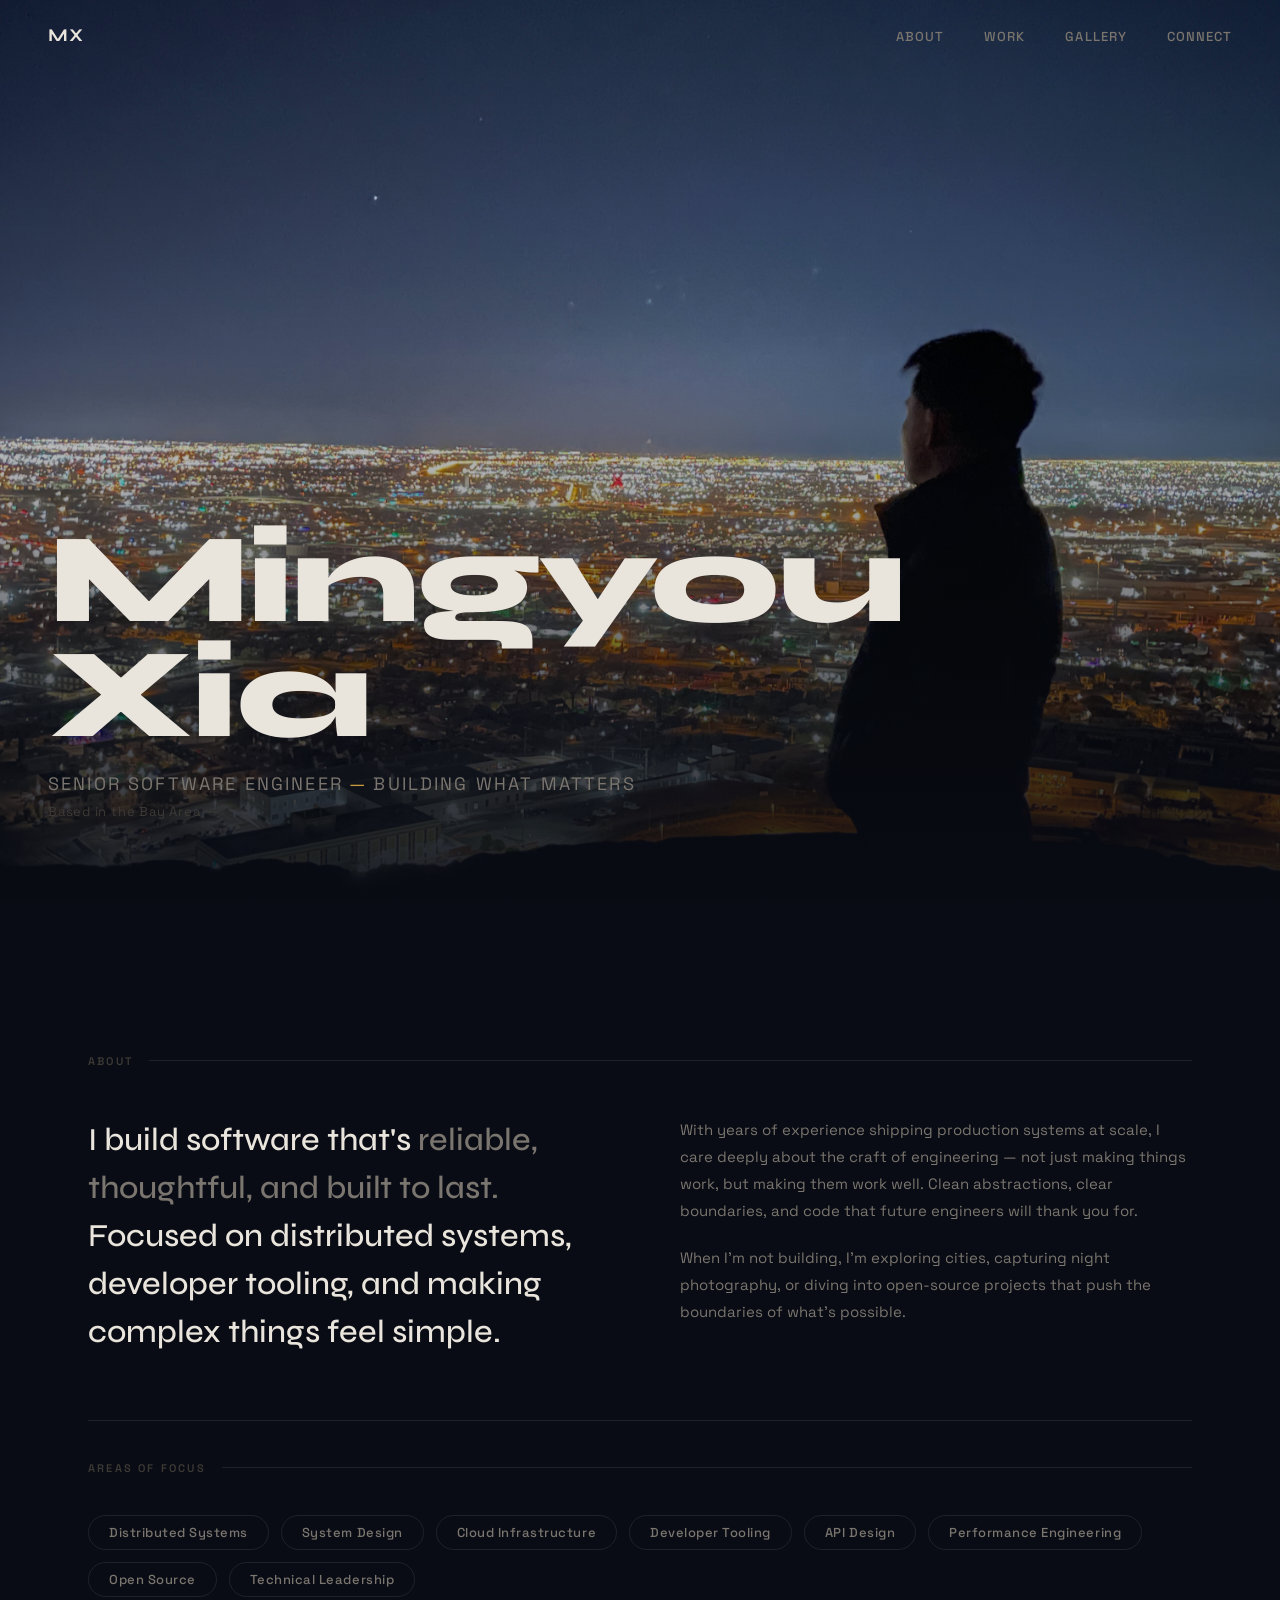
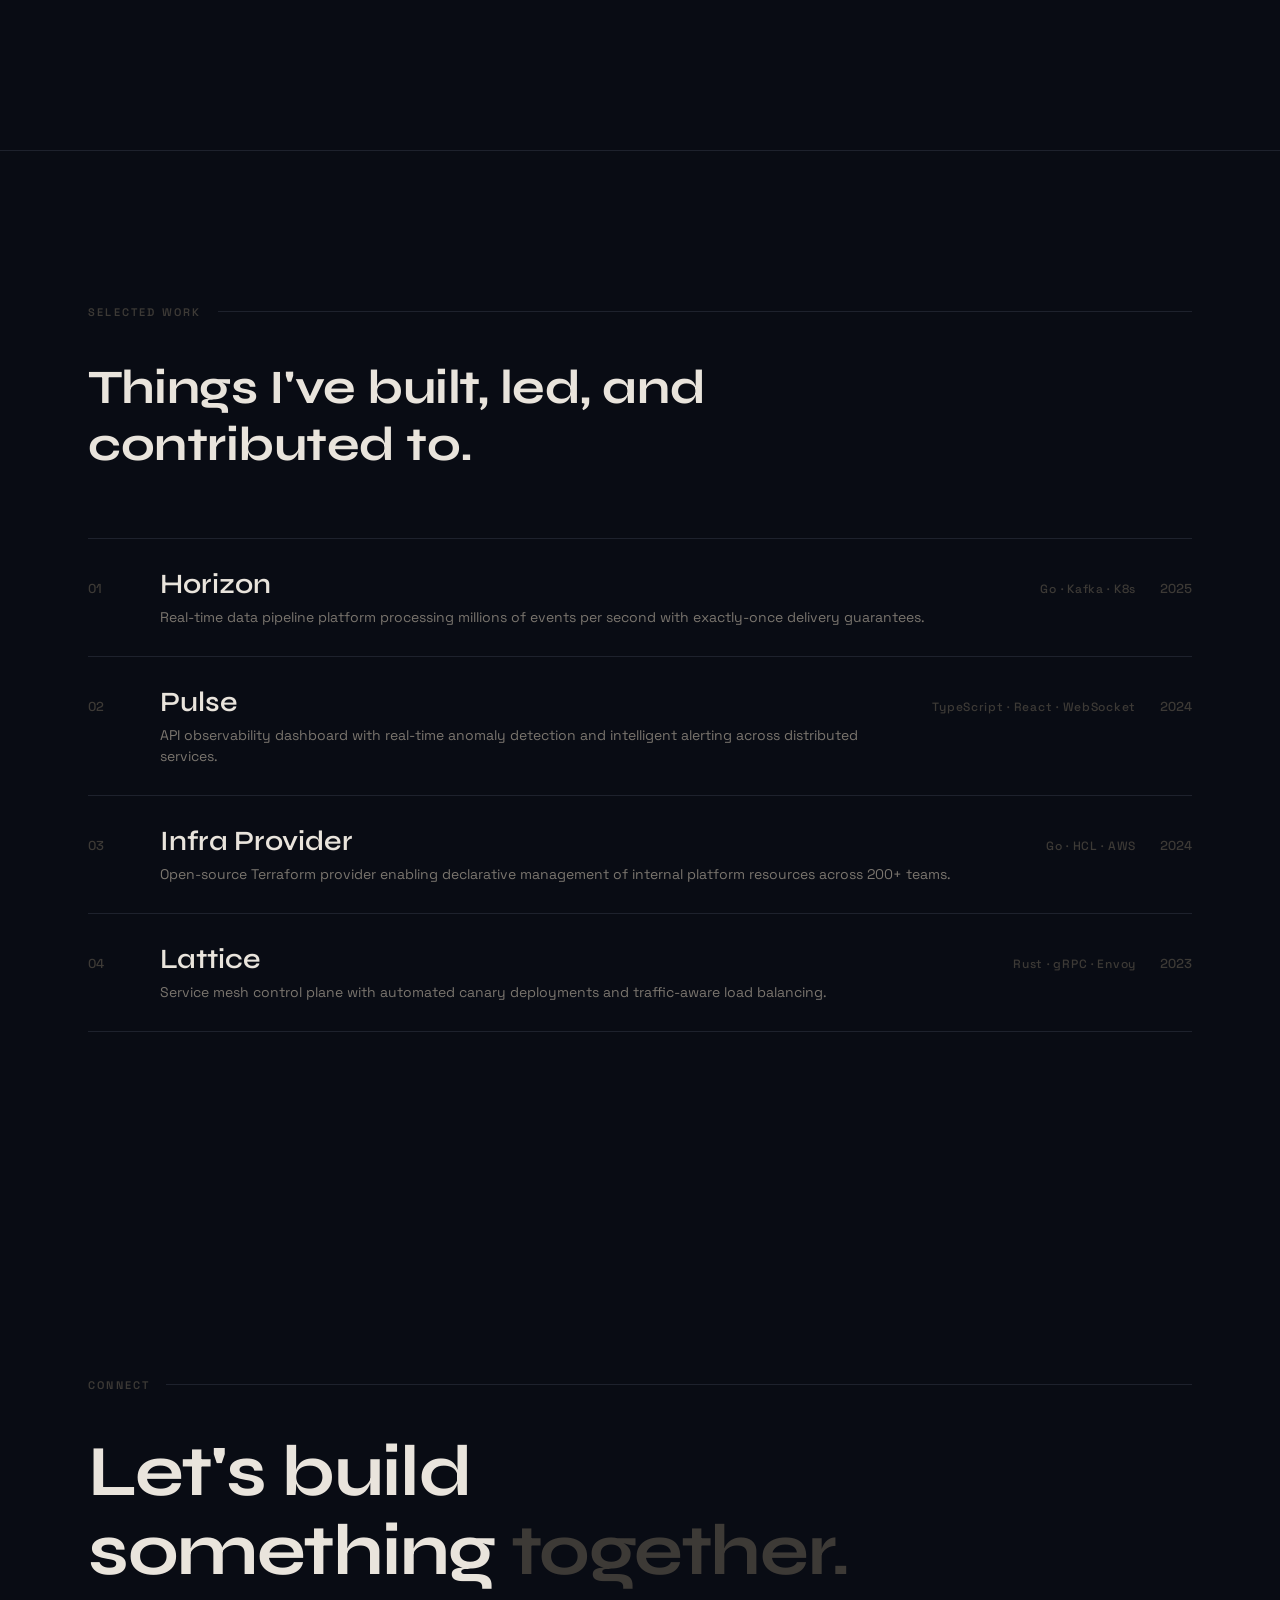
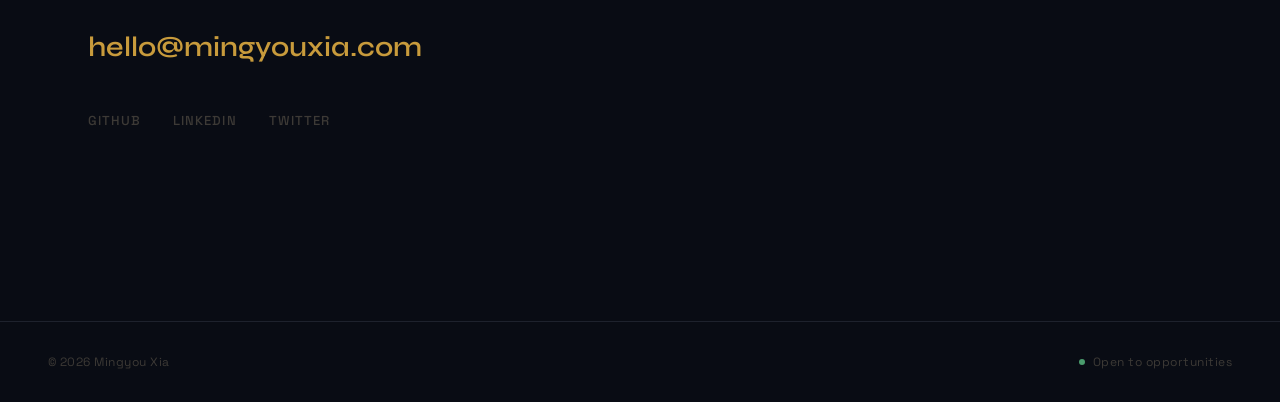
<file: styles-backup/calm/index.html>
<!DOCTYPE html>
<html lang="en">
<head>
  <meta charset="UTF-8">
  <meta name="viewport" content="width=device-width, initial-scale=1.0">
  <title>Mingyou Xia — Senior Software Engineer</title>
  <meta name="description" content="Personal website of Mingyou Xia, Senior Software Engineer. Building thoughtful, reliable software.">
  <link rel="preconnect" href="https://fonts.googleapis.com">
  <link rel="preconnect" href="https://fonts.gstatic.com" crossorigin>
  <link href="https://fonts.googleapis.com/css2?family=Syne:wght@400;500;600;700;800&family=Space+Grotesk:wght@300;400;500;600;700&display=swap" rel="stylesheet">
  <style>
    *,
    *::before,
    *::after {
      margin: 0;
      padding: 0;
      box-sizing: border-box;
    }

    :root {
      --bg-deep: #090c14;
      --bg-surface: #0f1219;
      --bg-elevated: #161a24;
      --text-primary: #e9e4dc;
      --text-secondary: #7a756e;
      --text-muted: #3d3a36;
      --accent: #c89b3c;
      --accent-light: #ddb454;
      --accent-dim: #8a6b2a;
      --border: #1e222d;
      --font-display: 'Syne', sans-serif;
      --font-body: 'Space Grotesk', sans-serif;
    }

    html {
      scroll-behavior: smooth;
      -webkit-font-smoothing: antialiased;
      -moz-osx-font-smoothing: grayscale;
    }

    body {
      font-family: var(--font-body);
      background: var(--bg-deep);
      color: var(--text-primary);
      overflow-x: hidden;
    }

    ::selection {
      background: var(--accent);
      color: var(--bg-deep);
    }

    a {
      color: inherit;
      text-decoration: none;
    }

    /* ─── Navigation ─── */
    .nav {
      position: fixed;
      top: 0;
      left: 0;
      right: 0;
      z-index: 100;
      padding: 24px 48px;
      display: flex;
      justify-content: space-between;
      align-items: center;
      opacity: 0;
      animation: fadeIn 1s ease 1s forwards;
    }

    .nav::before {
      content: '';
      position: absolute;
      inset: 0;
      background: linear-gradient(to bottom, rgba(9, 12, 20, 0.85), transparent);
      opacity: 0;
      transition: opacity 0.6s ease;
      pointer-events: none;
    }

    .nav.scrolled::before {
      opacity: 1;
    }

    .nav-logo {
      font-family: var(--font-display);
      font-weight: 700;
      font-size: 18px;
      letter-spacing: 0.05em;
      position: relative;
      z-index: 1;
    }

    .nav-links {
      display: flex;
      gap: 40px;
      list-style: none;
      position: relative;
      z-index: 1;
    }

    .nav-links a {
      font-family: var(--font-body);
      font-size: 13px;
      font-weight: 500;
      letter-spacing: 0.08em;
      text-transform: uppercase;
      color: var(--text-secondary);
      transition: color 0.4s ease;
    }

    .nav-links a:hover {
      color: var(--text-primary);
    }

    /* ─── Hero ─── */
    .hero {
      position: relative;
      height: 100vh;
      height: 100svh;
      display: flex;
      align-items: flex-end;
      overflow: hidden;
    }

    .hero-bg {
      position: absolute;
      inset: 0;
      z-index: 0;
    }

    .hero-bg img {
      width: 100%;
      height: 100%;
      object-fit: cover;
      object-position: center 40%;
      opacity: 0;
      animation: fadeIn 2s ease 0.2s forwards;
    }

    .hero-bg::after {
      content: '';
      position: absolute;
      inset: 0;
      background: linear-gradient(
        to top,
        rgba(9, 12, 20, 0.95) 0%,
        rgba(9, 12, 20, 0.5) 35%,
        rgba(9, 12, 20, 0.15) 60%,
        rgba(9, 12, 20, 0.3) 100%
      );
      z-index: 1;
    }

    .hero-content {
      position: relative;
      z-index: 2;
      padding: 0 48px 80px;
      width: 100%;
    }

    .hero-name {
      font-family: var(--font-display);
      font-weight: 800;
      font-size: clamp(48px, 10vw, 130px);
      line-height: 0.9;
      letter-spacing: -0.02em;
      color: var(--text-primary);
      opacity: 0;
      animation: fadeIn 1.2s ease 0.6s forwards;
    }

    .hero-subtitle {
      margin-top: 20px;
      font-family: var(--font-body);
      font-size: clamp(14px, 1.5vw, 18px);
      font-weight: 400;
      letter-spacing: 0.12em;
      text-transform: uppercase;
      color: var(--text-secondary);
      opacity: 0;
      animation: fadeIn 1s ease 1.2s forwards;
    }

    .hero-subtitle .accent {
      color: var(--accent);
    }

    .hero-location {
      margin-top: 8px;
      font-size: 13px;
      font-weight: 400;
      letter-spacing: 0.06em;
      color: var(--text-muted);
      opacity: 0;
      animation: fadeIn 1s ease 1.4s forwards;
    }

    /* ─── Section Common ─── */
    .section {
      padding: clamp(80px, 12vw, 160px) 48px;
      max-width: 1200px;
      margin: 0 auto;
    }

    .section-label {
      font-family: var(--font-body);
      font-size: 11px;
      font-weight: 600;
      letter-spacing: 0.2em;
      text-transform: uppercase;
      color: var(--text-muted);
      margin-bottom: 40px;
      display: flex;
      align-items: center;
      gap: 16px;
    }

    .section-label::after {
      content: '';
      flex: 1;
      height: 1px;
      background: var(--border);
    }

    .section-heading {
      font-family: var(--font-display);
      font-weight: 700;
      font-size: clamp(28px, 4vw, 48px);
      line-height: 1.2;
      letter-spacing: -0.01em;
      color: var(--text-primary);
      max-width: 720px;
    }

    /* ─── Reveal ─── */
    .reveal {
      opacity: 0;
      transition: opacity 0.8s ease;
    }

    .reveal.revealed {
      opacity: 1;
    }

    /* ─── About Section ─── */
    .about-grid {
      display: grid;
      grid-template-columns: 1fr 1fr;
      gap: 80px;
      margin-top: 48px;
    }

    .about-statement {
      font-family: var(--font-display);
      font-size: clamp(20px, 2.5vw, 32px);
      font-weight: 500;
      line-height: 1.5;
      color: var(--text-primary);
    }

    .about-statement .dim {
      color: var(--text-secondary);
    }

    .about-body {
      font-size: 15px;
      line-height: 1.8;
      color: var(--text-secondary);
    }

    .about-body p + p {
      margin-top: 20px;
    }

    .expertise-row {
      margin-top: 64px;
      padding-top: 40px;
      border-top: 1px solid var(--border);
    }

    .expertise-items {
      display: flex;
      flex-wrap: wrap;
      gap: 12px;
      margin-top: 24px;
    }

    .expertise-tag {
      font-size: 13px;
      font-weight: 500;
      letter-spacing: 0.04em;
      padding: 8px 20px;
      border: 1px solid var(--border);
      border-radius: 100px;
      color: var(--text-secondary);
    }

    /* ─── Work Section ─── */
    .work-section {
      padding-top: clamp(80px, 12vw, 160px);
      padding-bottom: clamp(80px, 12vw, 160px);
      border-top: 1px solid var(--border);
    }

    .work-inner {
      max-width: 1200px;
      margin: 0 auto;
      padding: 0 48px;
    }

    .project-list {
      margin-top: 64px;
    }

    .project-row {
      display: grid;
      grid-template-columns: 48px 1fr auto auto;
      gap: 24px;
      align-items: baseline;
      padding: 28px 0;
      border-bottom: 1px solid var(--border);
    }

    .project-row:first-child {
      border-top: 1px solid var(--border);
    }

    .project-row:hover .project-name {
      color: var(--accent-light);
    }

    .project-number {
      font-family: var(--font-body);
      font-size: 13px;
      font-weight: 500;
      color: var(--text-muted);
    }

    .project-info {
      min-width: 0;
    }

    .project-name {
      font-family: var(--font-display);
      font-size: clamp(20px, 2.5vw, 28px);
      font-weight: 600;
      color: var(--text-primary);
      transition: color 0.4s ease;
    }

    .project-desc {
      font-size: 14px;
      color: var(--text-secondary);
      margin-top: 6px;
      line-height: 1.5;
    }

    .project-tech {
      font-size: 12px;
      font-weight: 500;
      letter-spacing: 0.06em;
      color: var(--text-muted);
      white-space: nowrap;
    }

    .project-year {
      font-size: 13px;
      font-weight: 500;
      color: var(--text-muted);
      font-variant-numeric: tabular-nums;
    }

    /* ─── Connect Section ─── */
    .connect-section {
      padding: clamp(100px, 15vw, 200px) 48px;
      text-align: left;
      max-width: 1200px;
      margin: 0 auto;
    }

    .connect-heading {
      font-family: var(--font-display);
      font-weight: 700;
      font-size: clamp(36px, 6vw, 72px);
      line-height: 1.1;
      letter-spacing: -0.02em;
    }

    .connect-heading .dim {
      color: var(--text-muted);
    }

    .connect-email {
      display: inline-block;
      margin-top: 40px;
      font-family: var(--font-display);
      font-size: clamp(18px, 2.5vw, 28px);
      font-weight: 600;
      color: var(--accent);
      transition: color 0.4s ease;
    }

    .connect-email:hover {
      color: var(--accent-light);
    }

    .social-links {
      display: flex;
      gap: 32px;
      margin-top: 48px;
    }

    .social-link {
      font-size: 13px;
      font-weight: 500;
      letter-spacing: 0.08em;
      text-transform: uppercase;
      color: var(--text-muted);
      transition: color 0.4s ease;
    }

    .social-link:hover {
      color: var(--text-secondary);
    }

    /* ─── Footer ─── */
    .footer {
      padding: 32px 48px;
      border-top: 1px solid var(--border);
      display: flex;
      justify-content: space-between;
      align-items: center;
    }

    .footer-text {
      font-size: 12px;
      color: var(--text-muted);
      letter-spacing: 0.04em;
    }

    .footer-status {
      display: flex;
      align-items: center;
      gap: 8px;
      font-size: 12px;
      color: var(--text-muted);
      letter-spacing: 0.04em;
    }

    .status-dot {
      width: 6px;
      height: 6px;
      border-radius: 50%;
      background: #4a9c6d;
    }

    /* ─── Keyframes ─── */
    @keyframes fadeIn {
      to { opacity: 1; }
    }

    /* ─── Responsive ─── */
    @media (max-width: 900px) {
      .nav { padding: 20px 24px; }
      .nav-links { gap: 24px; }
      .hero-content { padding: 0 24px 60px; }
      .section { padding-left: 24px; padding-right: 24px; }
      .about-grid { grid-template-columns: 1fr; gap: 40px; }

      .project-row {
        grid-template-columns: 1fr;
        gap: 4px;
        padding: 20px 0;
      }
      .project-number { display: none; }
      .project-name { font-size: 22px; }
      .project-desc { font-size: 13px; }
      .project-tech { font-size: 11px; margin-top: 4px; }
      .project-year { display: none; }

      .work-inner { padding: 0 24px; }
      .connect-section { padding-left: 24px; padding-right: 24px; }
      .social-links { flex-wrap: wrap; gap: 20px; }
      .footer { padding: 24px; flex-direction: column; gap: 12px; }
    }

    @media (max-width: 600px) {
      .hero-name { font-size: clamp(36px, 12vw, 72px); }
      .expertise-items { gap: 8px; }
      .expertise-tag { font-size: 12px; padding: 6px 14px; }
    }

    /* ─── Mobile Nav ─── */
    .nav-toggle {
      display: none;
      flex-direction: column;
      gap: 5px;
      background: none;
      border: none;
      padding: 12px;
      z-index: 101;
      cursor: pointer;
      -webkit-tap-highlight-color: transparent;
    }

    .nav-toggle span {
      display: block;
      width: 24px;
      height: 1.5px;
      background: var(--text-primary);
      transition: all 0.3s ease;
    }

    @media (max-width: 768px) {
      .nav-toggle { display: flex; }

      .nav-links {
        position: fixed;
        inset: 0;
        flex-direction: column;
        align-items: center;
        justify-content: center;
        background: var(--bg-deep);
        gap: 32px;
        opacity: 0;
        pointer-events: none;
        transition: opacity 0.4s ease;
        z-index: 99;
      }

      .nav-links.open {
        opacity: 1;
        pointer-events: auto;
      }

      .nav-links.open a {
        font-size: 20px;
        letter-spacing: 0.12em;
        color: var(--text-primary);
      }

      .nav-toggle.open span:nth-child(1) {
        transform: rotate(45deg) translate(4px, 4px);
      }
      .nav-toggle.open span:nth-child(2) {
        opacity: 0;
      }
      .nav-toggle.open span:nth-child(3) {
        transform: rotate(-45deg) translate(4px, -4px);
      }
    }
  </style>
</head>

<body>
  <!-- Navigation -->
  <nav class="nav">
    <a href="#" class="nav-logo">MX</a>
    <button class="nav-toggle" aria-label="Menu">
      <span></span>
      <span></span>
      <span></span>
    </button>
    <ul class="nav-links">
      <li><a href="#about">About</a></li>
      <li><a href="#work">Work</a></li>
      <li><a href="gallery.html">Gallery</a></li>
      <li><a href="#connect">Connect</a></li>
    </ul>
  </nav>

  <!-- Hero -->
  <section class="hero" id="hero">
    <div class="hero-bg">
      <img src="assets/hero.jpg" alt="City lights at night" loading="eager">
    </div>
    <div class="hero-content">
      <h1 class="hero-name">Mingyou<br>Xia</h1>
      <p class="hero-subtitle">Senior Software Engineer <span class="accent">&mdash;</span> Building what matters</p>
      <p class="hero-location">Based in the Bay Area</p>
    </div>
  </section>

  <!-- About -->
  <section class="section" id="about">
    <div class="section-label reveal">About</div>
    <div class="about-grid">
      <div class="about-statement reveal">
        I build software that's <span class="dim">reliable, thoughtful, and built to last.</span>
        Focused on distributed systems, developer tooling, and making complex things feel simple.
      </div>
      <div class="about-body reveal">
        <p>With years of experience shipping production systems at scale, I care deeply about the craft of engineering &mdash; not just making things work, but making them work well. Clean abstractions, clear boundaries, and code that future engineers will thank you for.</p>
        <p>When I'm not building, I'm exploring cities, capturing night photography, or diving into open-source projects that push the boundaries of what's possible.</p>
      </div>
    </div>
    <div class="expertise-row reveal">
      <div class="section-label">Areas of Focus</div>
      <div class="expertise-items">
        <span class="expertise-tag">Distributed Systems</span>
        <span class="expertise-tag">System Design</span>
        <span class="expertise-tag">Cloud Infrastructure</span>
        <span class="expertise-tag">Developer Tooling</span>
        <span class="expertise-tag">API Design</span>
        <span class="expertise-tag">Performance Engineering</span>
        <span class="expertise-tag">Open Source</span>
        <span class="expertise-tag">Technical Leadership</span>
      </div>
    </div>
  </section>

  <!-- Work -->
  <section class="work-section" id="work">
    <div class="work-inner">
      <div class="section-label reveal">Selected Work</div>
      <h2 class="section-heading reveal">Things I've built, led, and contributed to.</h2>

      <div class="project-list">
        <a href="#" class="project-row reveal">
          <span class="project-number">01</span>
          <div class="project-info">
            <div class="project-name">Horizon</div>
            <p class="project-desc">Real-time data pipeline platform processing millions of events per second with exactly-once delivery guarantees.</p>
          </div>
          <span class="project-tech">Go &middot; Kafka &middot; K8s</span>
          <span class="project-year">2025</span>
        </a>

        <a href="#" class="project-row reveal">
          <span class="project-number">02</span>
          <div class="project-info">
            <div class="project-name">Pulse</div>
            <p class="project-desc">API observability dashboard with real-time anomaly detection and intelligent alerting across distributed services.</p>
          </div>
          <span class="project-tech">TypeScript &middot; React &middot; WebSocket</span>
          <span class="project-year">2024</span>
        </a>

        <a href="#" class="project-row reveal">
          <span class="project-number">03</span>
          <div class="project-info">
            <div class="project-name">Infra Provider</div>
            <p class="project-desc">Open-source Terraform provider enabling declarative management of internal platform resources across 200+ teams.</p>
          </div>
          <span class="project-tech">Go &middot; HCL &middot; AWS</span>
          <span class="project-year">2024</span>
        </a>

        <a href="#" class="project-row reveal">
          <span class="project-number">04</span>
          <div class="project-info">
            <div class="project-name">Lattice</div>
            <p class="project-desc">Service mesh control plane with automated canary deployments and traffic-aware load balancing.</p>
          </div>
          <span class="project-tech">Rust &middot; gRPC &middot; Envoy</span>
          <span class="project-year">2023</span>
        </a>
      </div>
    </div>
  </section>

  <!-- Connect -->
  <section class="connect-section" id="connect">
    <div class="section-label reveal">Connect</div>
    <h2 class="connect-heading reveal">
      Let's build<br>something <span class="dim">together.</span>
    </h2>
    <a href="mailto:hello@mingyouxia.com" class="connect-email reveal">hello@mingyouxia.com</a>
    <div class="social-links reveal">
      <a href="https://github.com" class="social-link" target="_blank" rel="noopener">GitHub</a>
      <a href="https://linkedin.com" class="social-link" target="_blank" rel="noopener">LinkedIn</a>
      <a href="https://twitter.com" class="social-link" target="_blank" rel="noopener">Twitter</a>
    </div>
  </section>

  <!-- Footer -->
  <footer class="footer">
    <span class="footer-text">&copy; 2026 Mingyou Xia</span>
    <span class="footer-status">
      <span class="status-dot"></span>
      Open to opportunities
    </span>
  </footer>

  <script>
    /* ─── Navigation Scroll ─── */
    (() => {
      const nav = document.querySelector('.nav');
      let ticking = false;
      window.addEventListener('scroll', () => {
        if (!ticking) {
          requestAnimationFrame(() => {
            nav.classList.toggle('scrolled', window.scrollY > 80);
            ticking = false;
          });
          ticking = true;
        }
      });
    })();

    /* ─── Mobile Nav Toggle ─── */
    (() => {
      const toggle = document.querySelector('.nav-toggle');
      const links = document.querySelector('.nav-links');
      if (!toggle || !links) return;
      toggle.addEventListener('click', () => {
        toggle.classList.toggle('open');
        links.classList.toggle('open');
      });
      links.querySelectorAll('a').forEach(a => {
        a.addEventListener('click', () => {
          toggle.classList.remove('open');
          links.classList.remove('open');
        });
      });
    })();

    /* ─── Scroll Reveal ─── */
    (() => {
      const observer = new IntersectionObserver(
        entries => {
          entries.forEach(entry => {
            if (entry.isIntersecting) {
              entry.target.classList.add('revealed');
              observer.unobserve(entry.target);
            }
          });
        },
        { threshold: 0.15, rootMargin: '0px 0px -40px 0px' }
      );
      document.querySelectorAll('.reveal').forEach(el => observer.observe(el));
    })();

    /* ─── Smooth anchor scroll ─── */
    document.querySelectorAll('a[href^="#"]').forEach(anchor => {
      anchor.addEventListener('click', e => {
        const href = anchor.getAttribute('href');
        if (href === '#') return;
        e.preventDefault();
        const target = document.querySelector(href);
        if (target) target.scrollIntoView({ behavior: 'smooth', block: 'start' });
      });
    });
  </script>
</body>
</html>
</file>
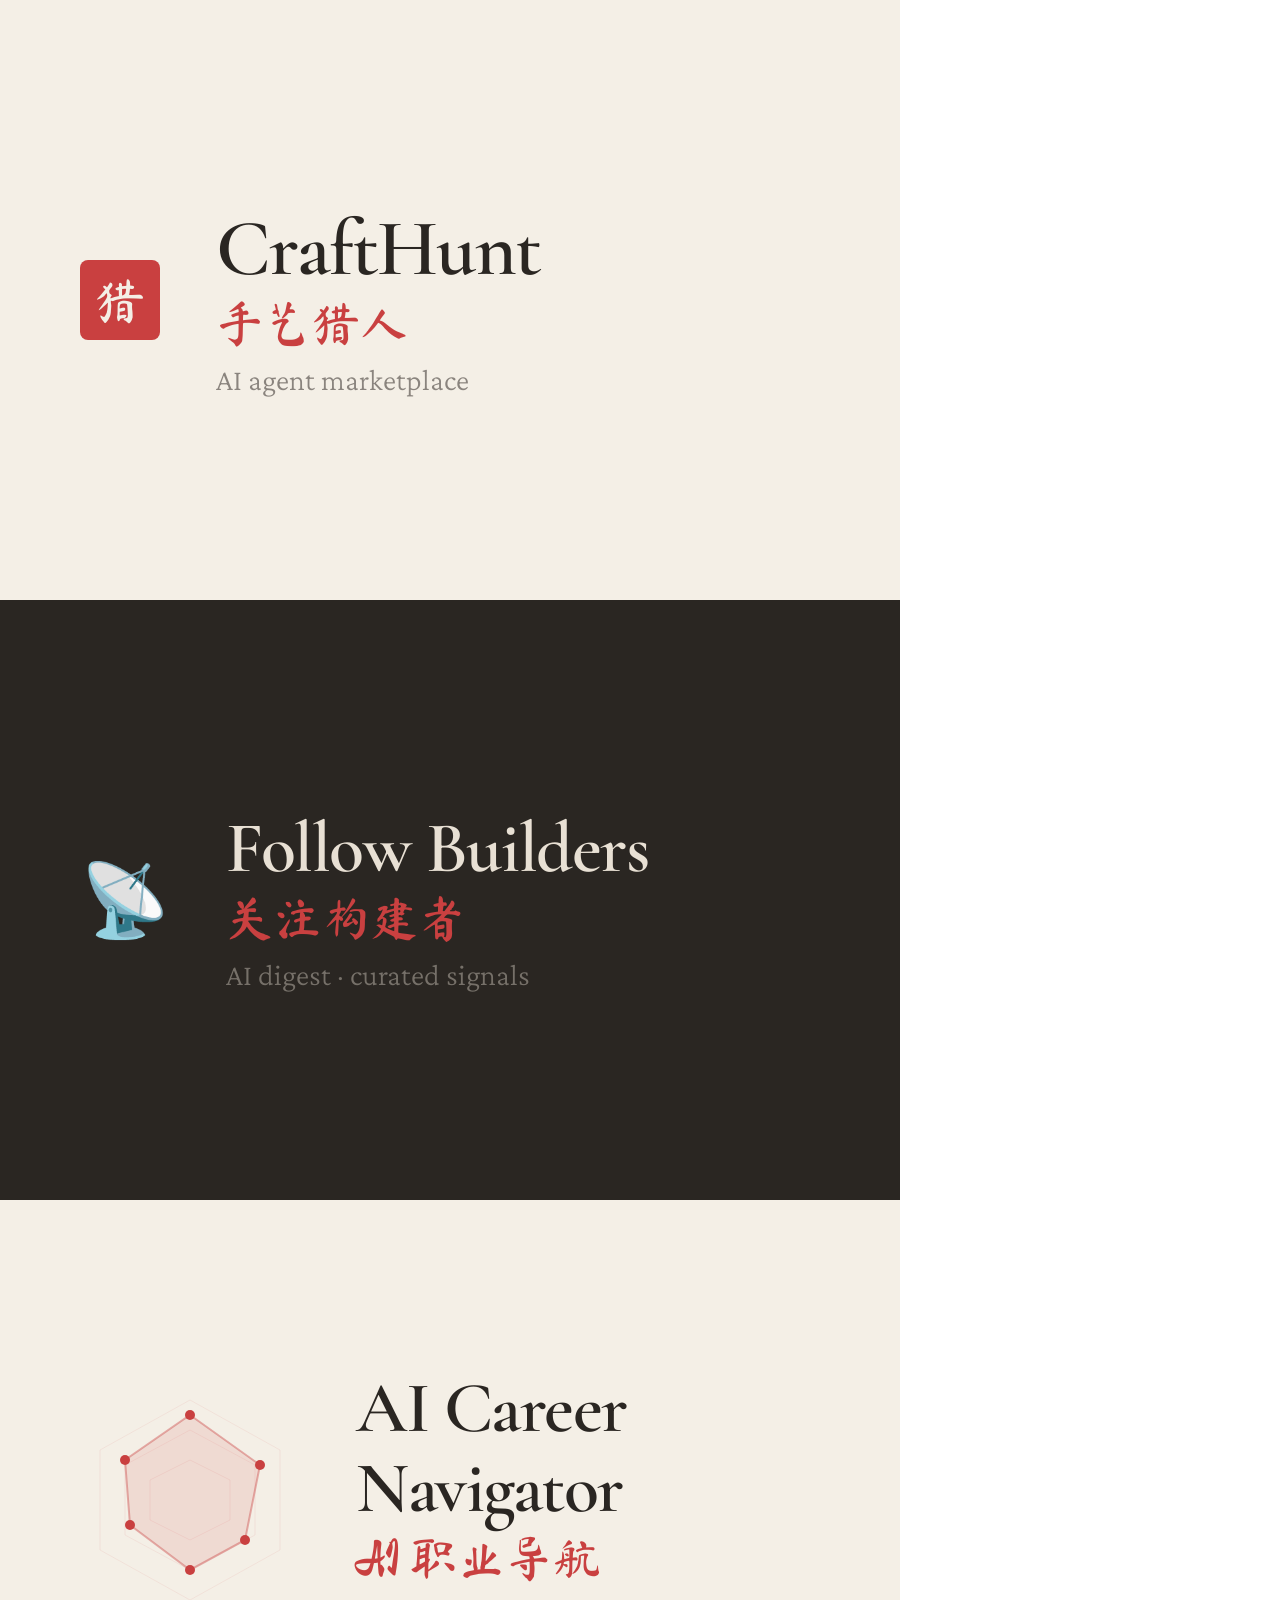
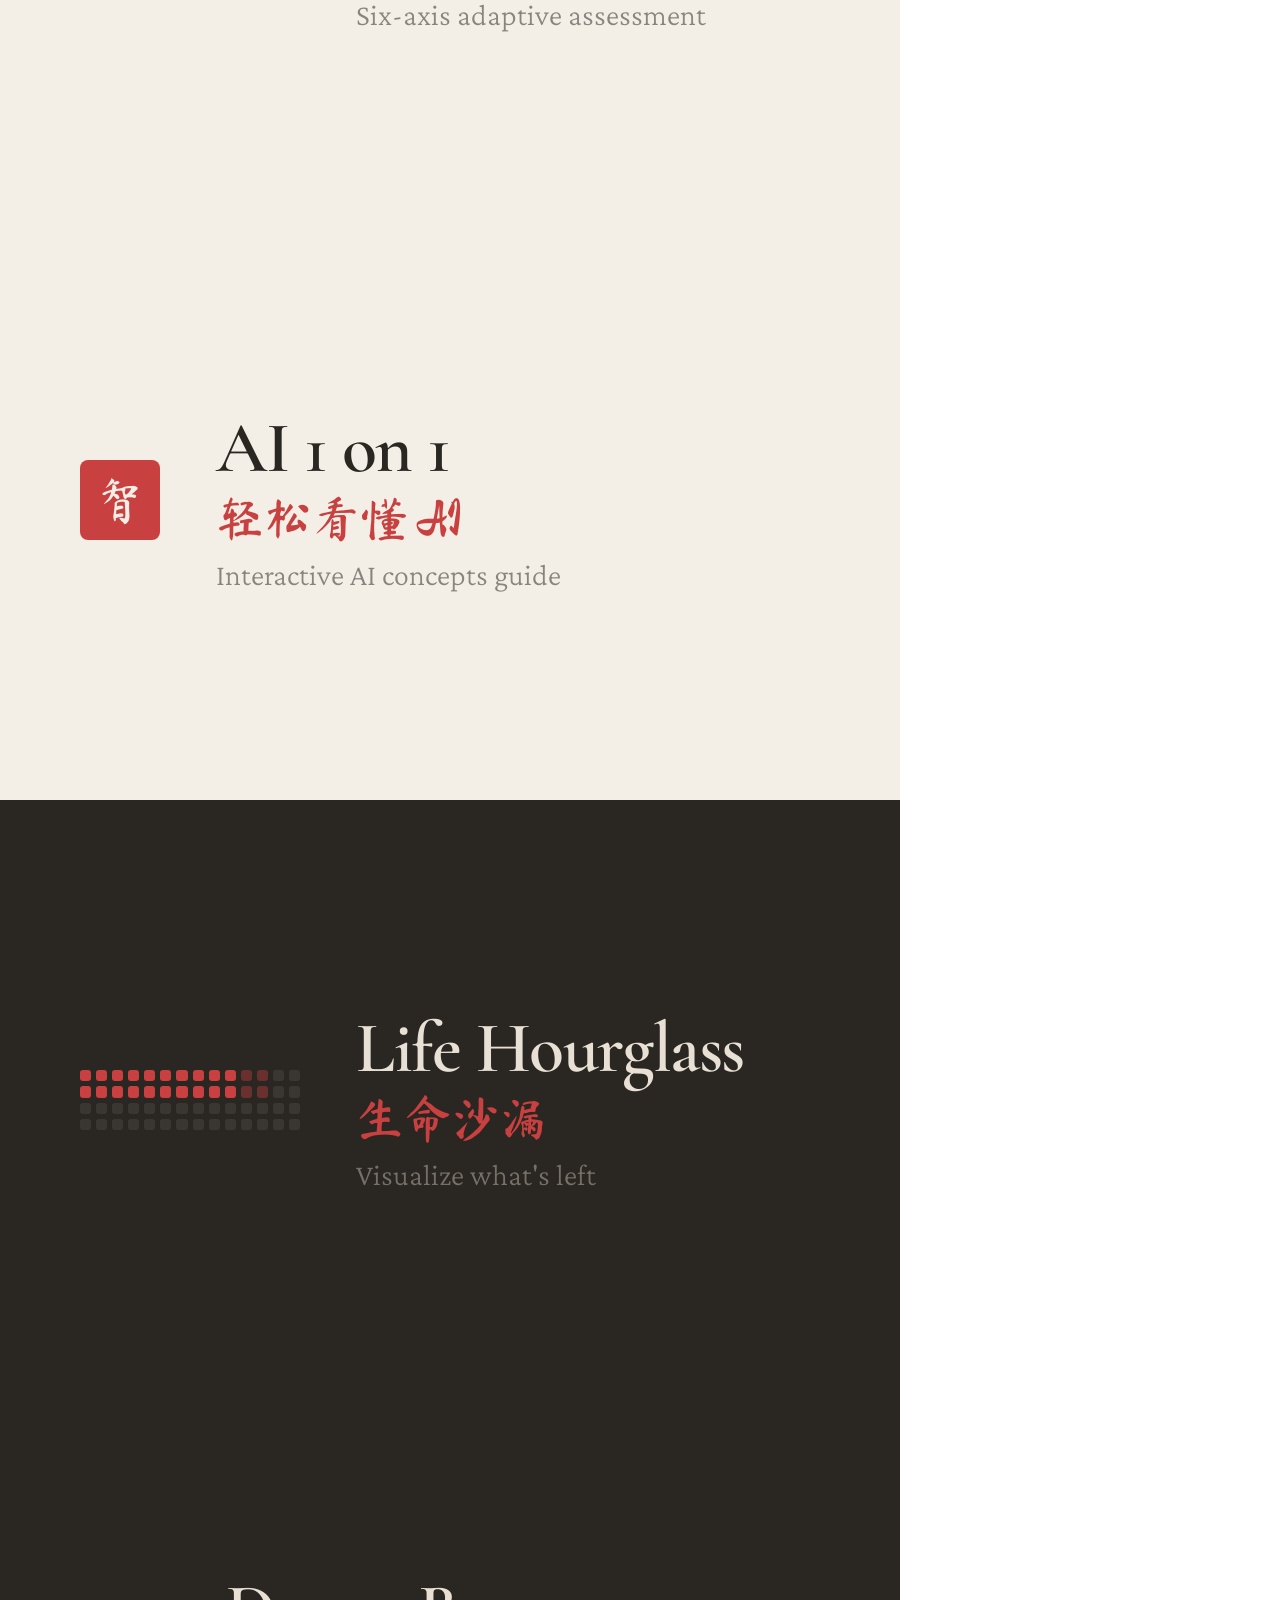
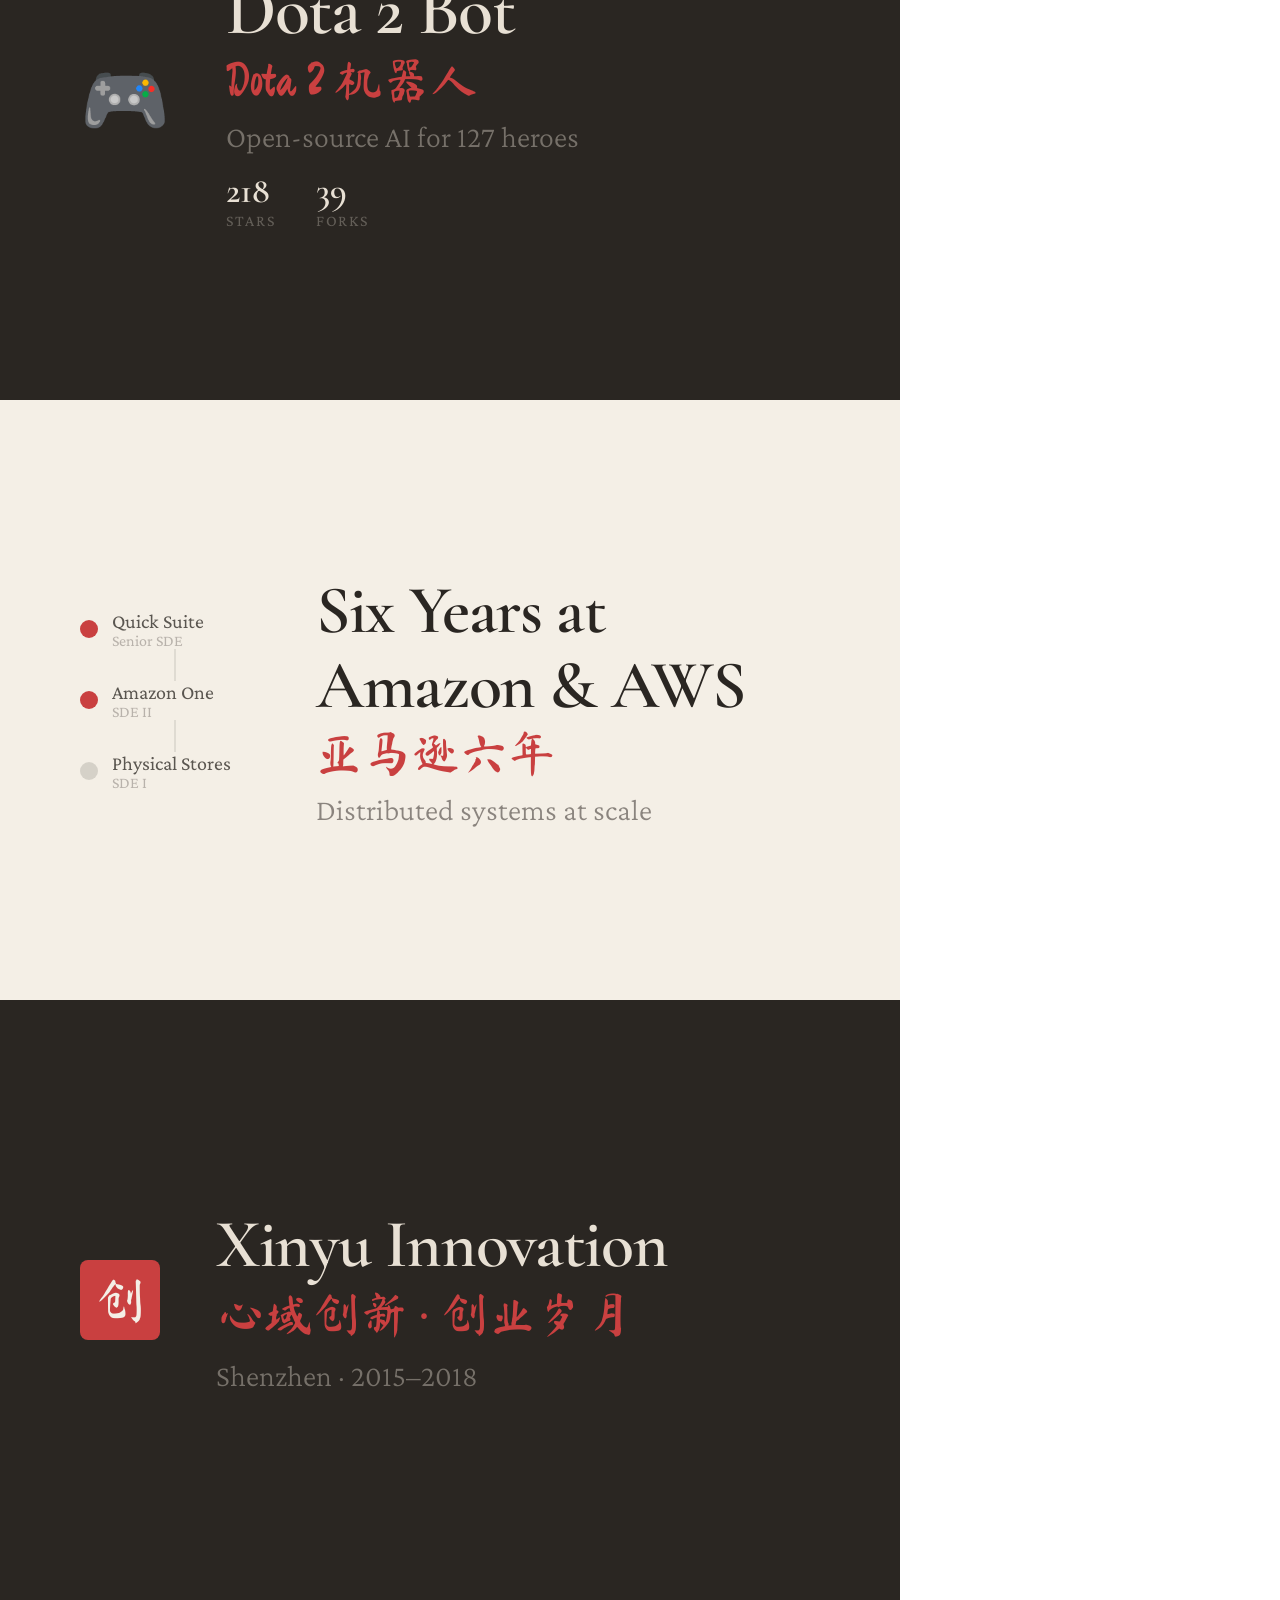
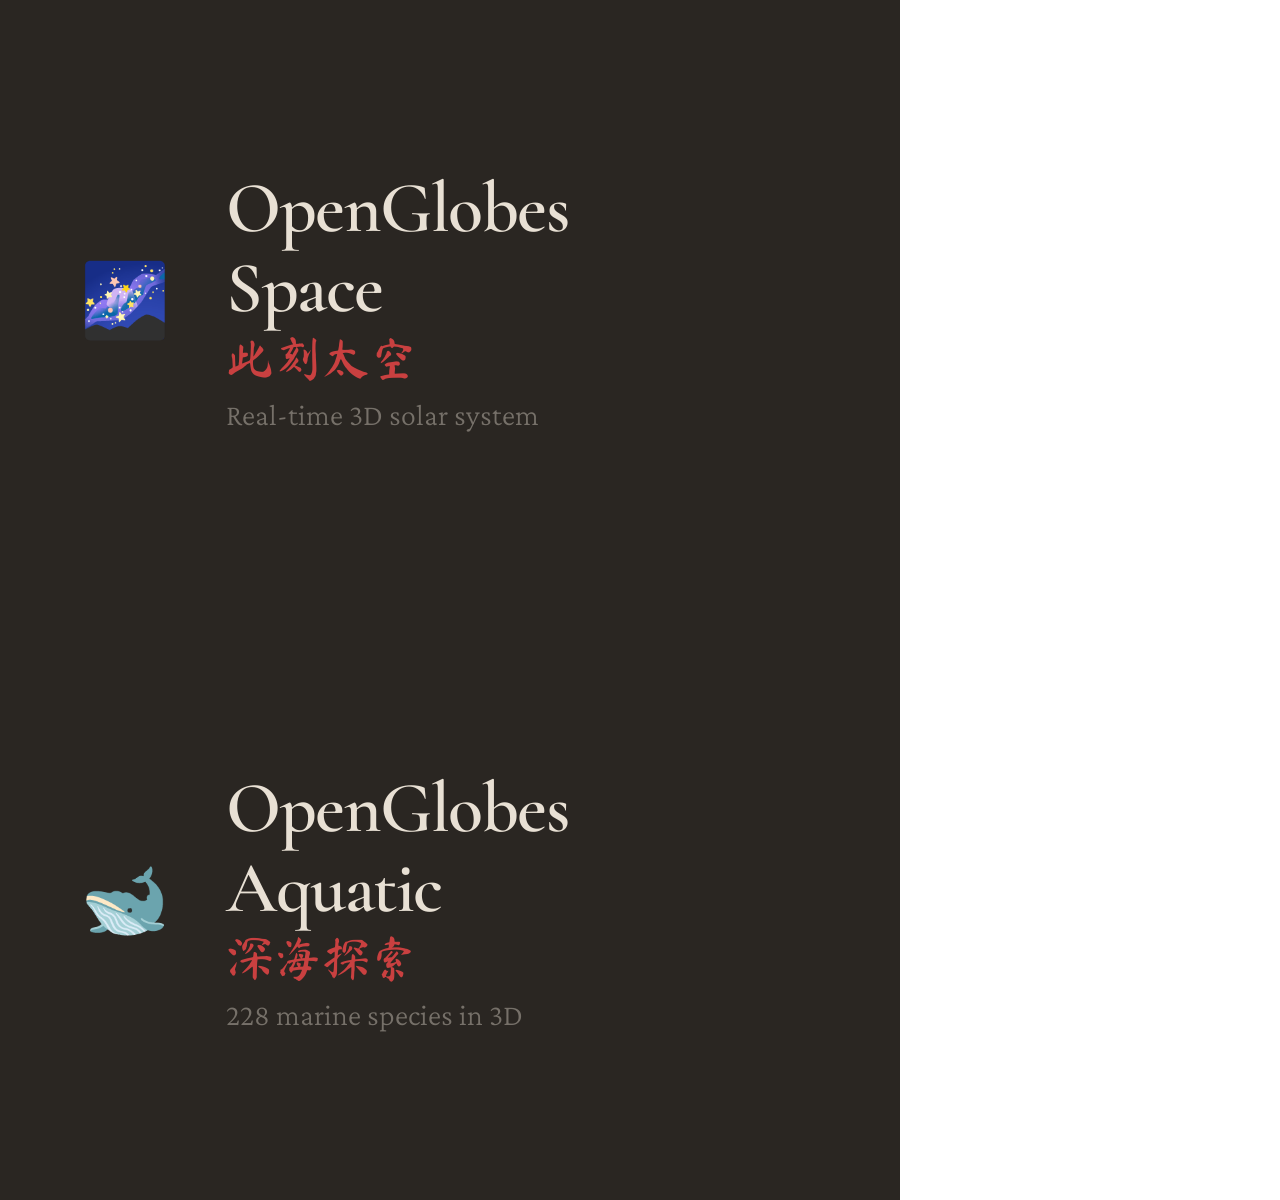
<file: content/images/_covers.html>
<!DOCTYPE html>
<html>
<head>
<meta charset="UTF-8">
<link href="https://fonts.googleapis.com/css2?family=Ma+Shan+Zheng&family=Cormorant+Garamond:wght@400;500;600&family=Crimson+Pro:wght@300;400;500&display=swap" rel="stylesheet">
<style>
  * { margin: 0; padding: 0; box-sizing: border-box; }
  body { width: 900px; }

  /*
   * ════════════════════════════════════════════════════════════════
   *  COVER IMAGE DESIGN RULES
   * ════════════════════════════════════════════════════════════════
   *
   *  Every cover MUST follow these rules for gallery consistency:
   *
   *  DIMENSIONS
   *    - Exactly 900 x 600 px (3:2 aspect ratio)
   *    - Screenshot at 1x device pixel ratio
   *
   *  TEMPLATES — Pick ONE of two:
   *    1. LIGHT  — background: #f4efe6, text: #2a2622
   *    2. DARK   — background: #2a2622, text: #e8e0d4
   *
   *  LAYOUT — Two-column (left + right), centered vertically:
   *    - LEFT:  One visual element (icon seal, simple SVG, emoji,
   *             or abstract shape). Keep it minimal.
   *    - RIGHT: Title (English) + Chinese title + one-line tagline
   *
   *  TYPOGRAPHY
   *    - English title:  Cormorant Garamond 600, 64–80px
   *    - Chinese title:  Ma Shan Zheng, 48px, accent color
   *    - Tagline:        Crimson Pro 300, 28–34px, muted color
   *
   *  COLORS
   *    - Accent (vermillion): #c94040  — used for seal, CN title, highlights
   *    - Light muted text:    #8a847e  (light theme) or rgba(232,224,212,0.4) (dark theme)
   *    - Border/subtle:       rgba(42,38,34,0.1) (light) or rgba(255,255,255,0.08) (dark)
   *
   *  VISUAL ELEMENT (left side)
   *    - Icon seal (Chinese character in red square): 80x80px, border-radius: 8px
   *    - OR simple monochrome SVG/shape: max 220x220px
   *    - OR emoji: 60–80px font size
   *    - Keep it simple — no photos, no gradients, no complex illustrations
   *
   *  DON'Ts
   *    - No background gradients (use flat color only)
   *    - No more than 3 colors per cover
   *    - No decorative patterns or textures
   *    - No text smaller than 24px
   *
   *  HOW TO GENERATE
   *    1. Open this file in a browser
   *    2. Screenshot each .cover div at exactly 900x600
   *    3. Save as content/images/{slug}.png
   * ════════════════════════════════════════════════════════════════
   */

  /* ─── Shared ─── */
  .cover {
    width: 900px; height: 600px;
    display: flex; align-items: center; justify-content: center;
    position: relative; overflow: hidden;
  }
  .layout { display: flex; align-items: center; gap: 56px; padding: 0 80px; width: 100%; }
  .visual { flex-shrink: 0; display: flex; align-items: center; justify-content: center; }
  .info { text-align: left; flex: 1; min-width: 0; }

  .title { font-family: 'Cormorant Garamond', serif; font-weight: 600; line-height: 1.1; letter-spacing: -0.02em; }
  .title-cn { font-family: 'Ma Shan Zheng', cursive; font-size: 48px; margin-top: 6px; }
  .tagline { font-family: 'Crimson Pro', serif; font-weight: 300; font-size: 30px; margin-top: 16px; }
  .icon-seal {
    width: 80px; height: 80px; border-radius: 8px;
    display: inline-flex; align-items: center; justify-content: center;
    background: #c94040; color: #f4efe6;
    font-family: 'Ma Shan Zheng', cursive; font-size: 50px;
  }
  .emoji { font-size: 72px; }

  /* ─── Light Template ─── */
  .cover.light { background: #f4efe6; }
  .cover.light .title { font-size: 72px; color: #2a2622; }
  .cover.light .title-cn { color: #c94040; }
  .cover.light .tagline { color: #8a847e; }

  /* ─── Dark Template ─── */
  .cover.dark { background: #2a2622; }
  .cover.dark .title { font-size: 72px; color: #e8e0d4; }
  .cover.dark .title-cn { color: #c94040; }
  .cover.dark .tagline { color: rgba(232,224,212,0.4); }

  /* ─── Per-cover overrides (minimal — only font-size tweaks) ─── */
  #crafthunt .title { font-size: 80px; }
  #aws-career .title { font-size: 68px; }
  #xinyu .title { font-size: 68px; }

  /* ─── SVG visuals ─── */
  .radar svg { width: 220px; height: 220px; }
  .timeline-vis { display: flex; flex-direction: column; align-items: center; }
  .tl-item { display: flex; align-items: center; gap: 14px; width: 180px; }
  .tl-line { width: 2px; height: 32px; background: rgba(42,38,34,0.1); margin-left: 9px; }
  .tl-dot { width: 18px; height: 18px; border-radius: 50%; flex-shrink: 0; }
  .tl-dot.red { background: #c94040; }
  .tl-dot.muted { background: rgba(42,38,34,0.15); }
  .tl-text { font-family: 'Crimson Pro'; font-size: 20px; color: #5a5650; }
  .tl-text small { font-size: 16px; color: #b8b2ab; display: block; }

  /* grid cells for life-countdown */
  .cell-grid { display: grid; grid-template-columns: repeat(14, 1fr); gap: 5px; width: 220px; }
  .cell { aspect-ratio: 1; border-radius: 3px; }
  .cell.red { background: #c94040; }
  .cell.dim { background: rgba(255,255,255,0.08); }
  .cell.mid { background: rgba(201,64,64,0.4); }

  /* stats row for dota2bot */
  .stats { display: flex; gap: 40px; margin-top: 16px; }
  .stat-num { font-family: 'Cormorant Garamond', serif; font-size: 36px; font-weight: 600; color: #e8e0d4; }
  .stat-label { font-size: 16px; text-transform: uppercase; letter-spacing: 0.12em; color: rgba(232,224,212,0.3); font-family: 'Crimson Pro', serif; }
</style>
</head>
<body>

<!-- 1. CraftHunt — LIGHT -->
<div class="cover light" id="crafthunt">
  <div class="layout">
    <div class="visual"><div class="icon-seal">猎</div></div>
    <div class="info">
      <div class="title">CraftHunt</div>
      <div class="title-cn">手艺猎人</div>
      <div class="tagline">AI agent marketplace</div>
    </div>
  </div>
</div>

<!-- 2. Follow Builders — DARK -->
<div class="cover dark" id="follow-builders">
  <div class="layout">
    <div class="visual"><div class="emoji">📡</div></div>
    <div class="info">
      <div class="title">Follow Builders</div>
      <div class="title-cn">关注构建者</div>
      <div class="tagline">AI digest &middot; curated signals</div>
    </div>
  </div>
</div>

<!-- 3. AI Career Navigator — LIGHT -->
<div class="cover light" id="ai-career-navigator">
  <div class="layout">
    <div class="visual radar">
      <svg viewBox="0 0 220 220">
        <polygon points="110,10 200,60 200,160 110,210 20,160 20,60" fill="none" stroke="rgba(201,64,64,0.08)" stroke-width="1"/>
        <polygon points="110,40 175,75 175,145 110,180 45,145 45,75" fill="none" stroke="rgba(201,64,64,0.08)" stroke-width="1"/>
        <polygon points="110,70 150,90 150,130 110,150 70,130 70,90" fill="none" stroke="rgba(201,64,64,0.08)" stroke-width="1"/>
        <polygon points="110,25 180,75 165,150 110,180 50,135 45,70" fill="rgba(201,64,64,0.12)" stroke="rgba(201,64,64,0.4)" stroke-width="2"/>
        <circle cx="110" cy="25" r="5" fill="#c94040"/>
        <circle cx="180" cy="75" r="5" fill="#c94040"/>
        <circle cx="165" cy="150" r="5" fill="#c94040"/>
        <circle cx="110" cy="180" r="5" fill="#c94040"/>
        <circle cx="50" cy="135" r="5" fill="#c94040"/>
        <circle cx="45" cy="70" r="5" fill="#c94040"/>
      </svg>
    </div>
    <div class="info">
      <div class="title">AI Career<br>Navigator</div>
      <div class="title-cn">AI 职业导航</div>
      <div class="tagline">Six-axis adaptive assessment</div>
    </div>
  </div>
</div>

<!-- 4. AI 1 on 1 — LIGHT -->
<div class="cover light" id="ai1on1">
  <div class="layout">
    <div class="visual"><div class="icon-seal">智</div></div>
    <div class="info">
      <div class="title">AI 1 on 1</div>
      <div class="title-cn">轻松看懂 AI</div>
      <div class="tagline">Interactive AI concepts guide</div>
    </div>
  </div>
</div>

<!-- 5. Life Hourglass — DARK -->
<div class="cover dark" id="life-countdown">
  <div class="layout">
    <div class="visual"><div class="cell-grid" id="lcGrid"></div></div>
    <div class="info">
      <div class="title">Life Hourglass</div>
      <div class="title-cn">生命沙漏</div>
      <div class="tagline">Visualize what's left</div>
    </div>
  </div>
</div>

<!-- 6. Dota 2 Bot — DARK -->
<div class="cover dark" id="dota2bot">
  <div class="layout">
    <div class="visual"><div class="emoji">🎮</div></div>
    <div class="info">
      <div class="title">Dota 2 Bot</div>
      <div class="title-cn">Dota 2 机器人</div>
      <div class="tagline">Open-source AI for 127 heroes</div>
      <div class="stats">
        <div><div class="stat-num">218</div><div class="stat-label">Stars</div></div>
        <div><div class="stat-num">39</div><div class="stat-label">Forks</div></div>
      </div>
    </div>
  </div>
</div>

<!-- 7. AWS Career — LIGHT -->
<div class="cover light" id="aws-career">
  <div class="layout">
    <div class="visual timeline-vis">
      <div class="tl-item"><div class="tl-dot red"></div><div class="tl-text">Quick Suite<small>Senior SDE</small></div></div>
      <div class="tl-line"></div>
      <div class="tl-item"><div class="tl-dot red"></div><div class="tl-text">Amazon One<small>SDE II</small></div></div>
      <div class="tl-line"></div>
      <div class="tl-item"><div class="tl-dot muted"></div><div class="tl-text">Physical Stores<small>SDE I</small></div></div>
    </div>
    <div class="info">
      <div class="title">Six Years at<br>Amazon & AWS</div>
      <div class="title-cn">亚马逊六年</div>
      <div class="tagline">Distributed systems at scale</div>
    </div>
  </div>
</div>

<!-- 8. Xinyu Innovation — DARK -->
<div class="cover dark" id="xinyu">
  <div class="layout">
    <div class="visual"><div class="icon-seal">创</div></div>
    <div class="info">
      <div class="title">Xinyu Innovation</div>
      <div class="title-cn">心域创新 · 创业岁月</div>
      <div class="tagline">Shenzhen &middot; 2015&ndash;2018</div>
    </div>
  </div>
</div>

<!-- 9. OpenGlobes Space — DARK -->
<div class="cover dark" id="openglobes-space">
  <div class="layout">
    <div class="visual"><div class="emoji">🌌</div></div>
    <div class="info">
      <div class="title">OpenGlobes<br>Space</div>
      <div class="title-cn">此刻太空</div>
      <div class="tagline">Real-time 3D solar system</div>
    </div>
  </div>
</div>

<!-- 10. OpenGlobes Aquatic — DARK -->
<div class="cover dark" id="openglobes-aquatic">
  <div class="layout">
    <div class="visual"><div class="emoji">🐋</div></div>
    <div class="info">
      <div class="title">OpenGlobes<br>Aquatic</div>
      <div class="title-cn">深海探索</div>
      <div class="tagline">228 marine species in 3D</div>
    </div>
  </div>
</div>

<script>
  // Life Hourglass grid
  const grid = document.getElementById('lcGrid');
  for (let r = 0; r < 4; r++) {
    for (let c = 0; c < 14; c++) {
      const cell = document.createElement('div');
      cell.className = 'cell';
      if (r < 2) cell.classList.add(c < 10 ? 'red' : (c < 12 ? 'mid' : 'dim'));
      else cell.classList.add('dim');
      grid.appendChild(cell);
    }
  }
</script>
</body>
</html>
</file>
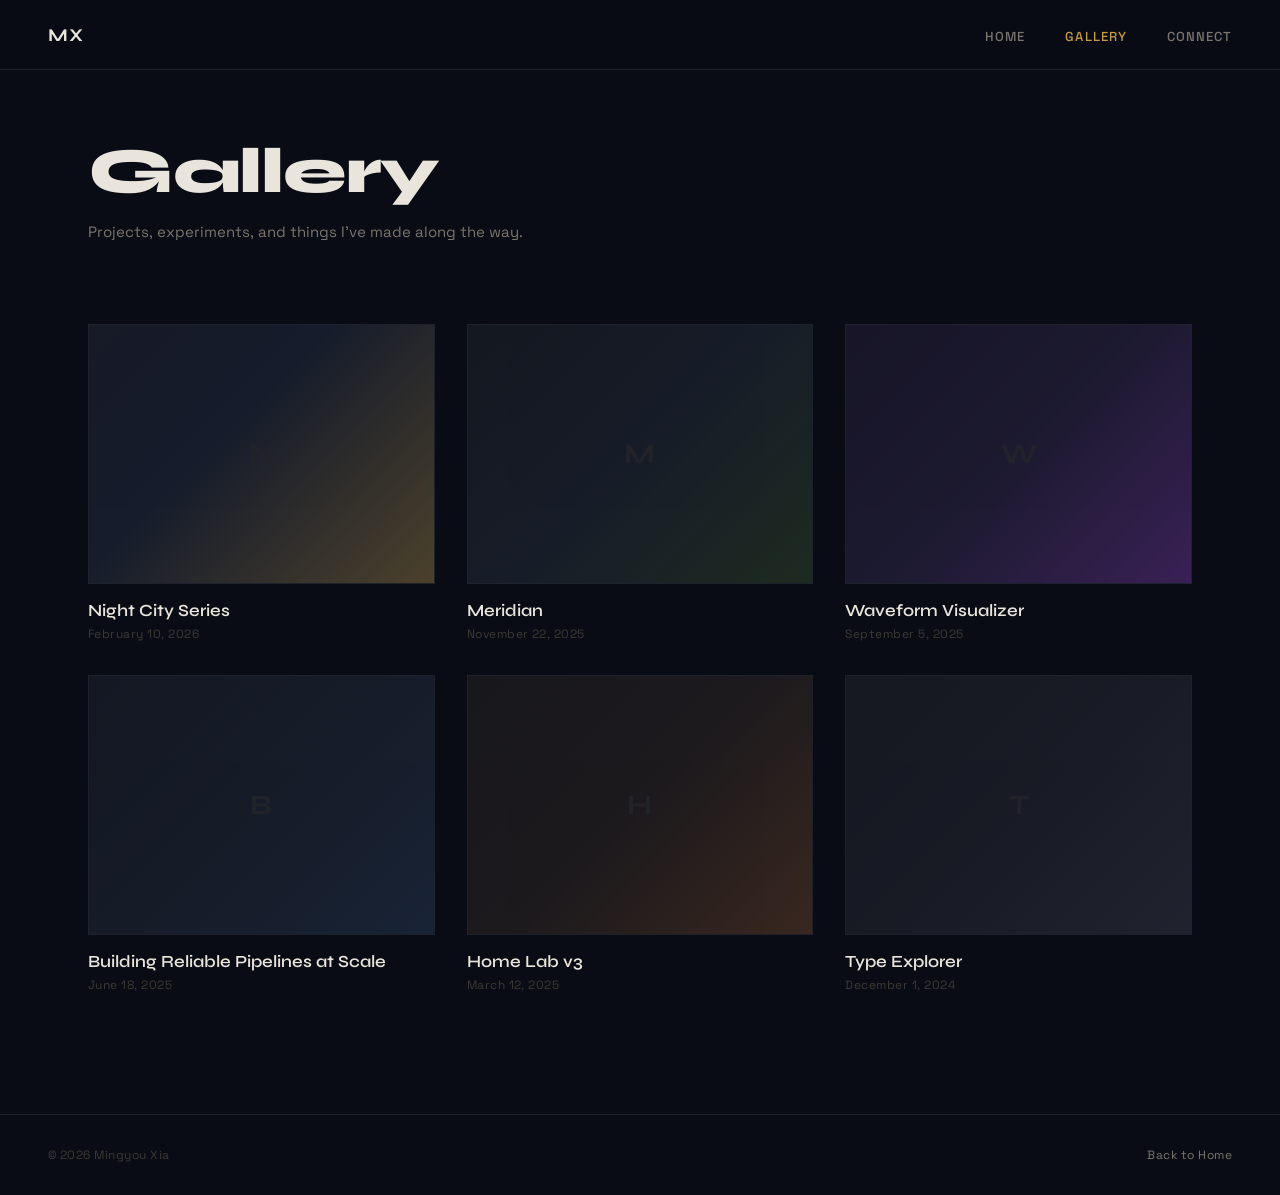
<file: styles-backup/calm/gallery.html>
<!DOCTYPE html>
<html lang="en">
<head>
  <meta charset="UTF-8">
  <meta name="viewport" content="width=device-width, initial-scale=1.0">
  <title>Gallery — Mingyou Xia</title>
  <meta name="description" content="Projects, photography, and creations by Mingyou Xia.">
  <link rel="preconnect" href="https://fonts.googleapis.com">
  <link rel="preconnect" href="https://fonts.gstatic.com" crossorigin>
  <link href="https://fonts.googleapis.com/css2?family=Syne:wght@400;500;600;700;800&family=Space+Grotesk:wght@300;400;500;600;700&display=swap" rel="stylesheet">
  <style>
    *,
    *::before,
    *::after {
      margin: 0;
      padding: 0;
      box-sizing: border-box;
    }

    :root {
      --bg-deep: #090c14;
      --bg-surface: #0f1219;
      --bg-elevated: #161a24;
      --text-primary: #e9e4dc;
      --text-secondary: #7a756e;
      --text-muted: #3d3a36;
      --accent: #c89b3c;
      --accent-light: #ddb454;
      --accent-dim: #8a6b2a;
      --border: #1e222d;
      --font-display: 'Syne', sans-serif;
      --font-body: 'Space Grotesk', sans-serif;
    }

    html {
      scroll-behavior: smooth;
      -webkit-font-smoothing: antialiased;
      -moz-osx-font-smoothing: grayscale;
    }

    body {
      font-family: var(--font-body);
      background: var(--bg-deep);
      color: var(--text-primary);
      overflow-x: hidden;
      min-height: 100vh;
    }

    ::selection {
      background: var(--accent);
      color: var(--bg-deep);
    }

    a {
      color: inherit;
      text-decoration: none;
    }

    /* ─── Navigation ─── */
    .nav {
      position: fixed;
      top: 0;
      left: 0;
      right: 0;
      z-index: 100;
      padding: 24px 48px;
      display: flex;
      justify-content: space-between;
      align-items: center;
    }

    .nav::before {
      content: '';
      position: absolute;
      inset: 0;
      background: rgba(9, 12, 20, 0.85);
      backdrop-filter: blur(12px);
      -webkit-backdrop-filter: blur(12px);
      border-bottom: 1px solid var(--border);
      pointer-events: none;
    }

    .nav-logo {
      font-family: var(--font-display);
      font-weight: 700;
      font-size: 18px;
      letter-spacing: 0.05em;
      position: relative;
      z-index: 1;
    }

    .nav-links {
      display: flex;
      gap: 40px;
      list-style: none;
      position: relative;
      z-index: 1;
    }

    .nav-links a {
      font-family: var(--font-body);
      font-size: 13px;
      font-weight: 500;
      letter-spacing: 0.08em;
      text-transform: uppercase;
      color: var(--text-secondary);
      transition: color 0.4s ease;
    }

    .nav-links a:hover {
      color: var(--text-primary);
    }

    .nav-links a.active {
      color: var(--accent);
    }

    .nav-toggle {
      display: none;
      flex-direction: column;
      gap: 5px;
      background: none;
      border: none;
      padding: 12px;
      z-index: 101;
      cursor: pointer;
      -webkit-tap-highlight-color: transparent;
    }

    .nav-toggle span {
      display: block;
      width: 24px;
      height: 1.5px;
      background: var(--text-primary);
      transition: all 0.3s ease;
    }

    /* ─── Page Header ─── */
    .page-header {
      padding: 140px 48px 40px;
      max-width: 1200px;
      margin: 0 auto;
    }

    .page-header.hidden {
      display: none;
    }

    .page-title {
      font-family: var(--font-display);
      font-weight: 800;
      font-size: clamp(36px, 6vw, 64px);
      letter-spacing: -0.02em;
      line-height: 1;
    }

    .page-subtitle {
      margin-top: 16px;
      font-size: 15px;
      color: var(--text-secondary);
      line-height: 1.6;
      max-width: 480px;
    }

    /* ─── Gallery Grid ─── */
    .gallery-view {
      padding: 40px 48px 120px;
      max-width: 1200px;
      margin: 0 auto;
      transition: opacity 0.4s ease;
    }

    .gallery-view.hidden {
      opacity: 0;
      pointer-events: none;
      position: absolute;
    }

    .gallery-grid {
      display: grid;
      grid-template-columns: repeat(3, 1fr);
      gap: 32px;
    }

    .gallery-item {
      display: block;
      -webkit-tap-highlight-color: transparent;
    }

    .gallery-thumb {
      position: relative;
      aspect-ratio: 4 / 3;
      overflow: hidden;
      background: var(--bg-elevated);
      border: 1px solid var(--border);
      transition: border-color 0.4s ease;
    }

    .gallery-thumb img {
      width: 100%;
      height: 100%;
      object-fit: cover;
    }

    .gallery-thumb .placeholder {
      width: 100%;
      height: 100%;
      display: flex;
      align-items: center;
      justify-content: center;
      font-family: var(--font-display);
      font-size: 28px;
      font-weight: 700;
      color: var(--text-muted);
      opacity: 0.3;
    }

    .gallery-item:hover .gallery-thumb {
      border-color: var(--accent-dim);
    }

    .gallery-meta {
      padding: 16px 0 0;
    }

    .gallery-item-title {
      font-family: var(--font-display);
      font-size: 17px;
      font-weight: 600;
      color: var(--text-primary);
      transition: color 0.4s ease;
      line-height: 1.3;
    }

    .gallery-item:hover .gallery-item-title {
      color: var(--accent-light);
    }

    .gallery-item-date {
      font-size: 12px;
      color: var(--text-muted);
      margin-top: 4px;
      letter-spacing: 0.04em;
    }

    /* ─── Detail View ─── */
    .detail-view {
      padding: 120px 48px 120px;
      max-width: 860px;
      margin: 0 auto;
      opacity: 0;
      transition: opacity 0.4s ease;
      pointer-events: none;
      position: absolute;
      top: 0;
      left: 0;
      right: 0;
    }

    .detail-view.active {
      opacity: 1;
      pointer-events: auto;
      position: relative;
    }

    .detail-back {
      display: inline-flex;
      align-items: center;
      gap: 8px;
      font-size: 13px;
      font-weight: 500;
      letter-spacing: 0.06em;
      text-transform: uppercase;
      color: var(--text-secondary);
      margin-bottom: 40px;
      transition: color 0.4s ease;
      -webkit-tap-highlight-color: transparent;
    }

    .detail-back:hover {
      color: var(--text-primary);
    }

    .detail-back svg {
      width: 16px;
      height: 16px;
    }

    .detail-image {
      width: 100%;
      aspect-ratio: 16 / 9;
      overflow: hidden;
      background: var(--bg-elevated);
      border: 1px solid var(--border);
      margin-bottom: 40px;
    }

    .detail-image img {
      width: 100%;
      height: 100%;
      object-fit: cover;
    }

    .detail-image .placeholder {
      width: 100%;
      height: 100%;
      display: flex;
      align-items: center;
      justify-content: center;
      font-family: var(--font-display);
      font-size: 48px;
      font-weight: 700;
      color: var(--text-muted);
      opacity: 0.2;
    }

    .detail-header {
      display: flex;
      justify-content: space-between;
      align-items: baseline;
      flex-wrap: wrap;
      gap: 12px;
      margin-bottom: 12px;
    }

    .detail-title {
      font-family: var(--font-display);
      font-weight: 700;
      font-size: clamp(28px, 4vw, 40px);
      letter-spacing: -0.01em;
      line-height: 1.2;
    }

    .detail-date {
      font-size: 13px;
      color: var(--text-muted);
      letter-spacing: 0.04em;
      white-space: nowrap;
    }

    .detail-tags {
      display: flex;
      flex-wrap: wrap;
      gap: 8px;
      margin-bottom: 32px;
    }

    .detail-tag {
      font-size: 11px;
      font-weight: 600;
      letter-spacing: 0.08em;
      text-transform: uppercase;
      padding: 5px 14px;
      border: 1px solid var(--border);
      border-radius: 100px;
      color: var(--text-secondary);
    }

    .detail-body {
      font-size: 16px;
      line-height: 1.85;
      color: var(--text-secondary);
    }

    .detail-body p {
      margin-bottom: 20px;
    }

    .detail-body p:last-child {
      margin-bottom: 0;
    }

    .detail-body strong {
      color: var(--text-primary);
      font-weight: 600;
    }

    .detail-body a {
      color: var(--accent);
      text-decoration: underline;
      text-underline-offset: 3px;
    }

    .detail-body a:hover {
      color: var(--accent-light);
    }

    /* ─── Footer ─── */
    .footer {
      padding: 32px 48px;
      border-top: 1px solid var(--border);
      display: flex;
      justify-content: space-between;
      align-items: center;
    }

    .footer-text {
      font-size: 12px;
      color: var(--text-muted);
      letter-spacing: 0.04em;
    }

    .footer-link {
      font-size: 12px;
      color: var(--text-secondary);
      letter-spacing: 0.04em;
      transition: color 0.4s ease;
    }

    .footer-link:hover {
      color: var(--text-primary);
    }

    /* ─── Reveal ─── */
    .reveal {
      opacity: 0;
      transition: opacity 0.8s ease;
    }

    .reveal.revealed {
      opacity: 1;
    }

    /* ─── Keyframes ─── */
    @keyframes fadeIn {
      to { opacity: 1; }
    }

    /* ─── Responsive ─── */
    @media (max-width: 900px) {
      .nav { padding: 20px 24px; }
      .nav-links { gap: 24px; }
      .page-header { padding: 120px 24px 32px; }
      .gallery-view { padding: 32px 24px 80px; }
      .gallery-grid { grid-template-columns: repeat(2, 1fr); gap: 24px; }
      .detail-view { padding: 100px 24px 80px; }
      .footer { padding: 24px; }
    }

    @media (max-width: 600px) {
      .gallery-grid { grid-template-columns: 1fr; gap: 32px; }
      .gallery-thumb { aspect-ratio: 16 / 10; }
      .detail-image {
        margin-left: -24px;
        margin-right: -24px;
        width: calc(100% + 48px);
        border-left: none;
        border-right: none;
      }
      .detail-header { flex-direction: column; gap: 4px; }
      .footer { flex-direction: column; gap: 12px; }
    }

    @media (max-width: 768px) {
      .nav-toggle { display: flex; }

      .nav-links {
        position: fixed;
        inset: 0;
        flex-direction: column;
        align-items: center;
        justify-content: center;
        background: var(--bg-deep);
        gap: 32px;
        opacity: 0;
        pointer-events: none;
        transition: opacity 0.4s ease;
        z-index: 99;
      }

      .nav-links.open {
        opacity: 1;
        pointer-events: auto;
      }

      .nav-links.open a {
        font-size: 20px;
        letter-spacing: 0.12em;
        color: var(--text-primary);
      }

      .nav-toggle.open span:nth-child(1) {
        transform: rotate(45deg) translate(4px, 4px);
      }
      .nav-toggle.open span:nth-child(2) {
        opacity: 0;
      }
      .nav-toggle.open span:nth-child(3) {
        transform: rotate(-45deg) translate(4px, -4px);
      }
    }
  </style>
</head>

<body>
  <!-- Navigation -->
  <nav class="nav">
    <a href="index.html" class="nav-logo">MX</a>
    <button class="nav-toggle" aria-label="Menu">
      <span></span>
      <span></span>
      <span></span>
    </button>
    <ul class="nav-links">
      <li><a href="index.html">Home</a></li>
      <li><a href="gallery.html" class="active">Gallery</a></li>
      <li><a href="index.html#connect">Connect</a></li>
    </ul>
  </nav>

  <!-- Page Header -->
  <header class="page-header">
    <h1 class="page-title reveal">Gallery</h1>
    <p class="page-subtitle reveal">Projects, experiments, and things I've made along the way.</p>
  </header>

  <!-- Gallery Grid -->
  <main class="gallery-view" id="gallery-grid"></main>

  <!-- Detail View -->
  <article class="detail-view" id="detail-view"></article>

  <!-- Footer -->
  <footer class="footer">
    <span class="footer-text">&copy; 2026 Mingyou Xia</span>
    <a href="index.html" class="footer-link">Back to Home</a>
  </footer>

  <script>
    /* ─── POST DATA ─── */
    const posts = [
      {
        slug: 'night-city-series',
        title: 'Night City Series',
        date: '2026-02-10',
        image: '',
        gradient: 'linear-gradient(135deg, #1a1a2e 0%, #16213e 40%, #c89b3c 100%)',
        tags: ['Photography', 'Cities'],
        summary: 'A collection of nighttime cityscapes captured across different cities.',
        body: `<p>There's something about cities after dark that reveals their true character. The artificial constellations of windows, the rhythm of traffic lights, the silhouettes against illuminated skylines.</p>
<p>This series captures nighttime cityscapes from various locations — each city has its own light signature, its own color temperature, its own pulse. Shot over the course of two years, mostly handheld or with minimal gear.</p>
<p><strong>Equipment:</strong> Sony A7IV, 24-70mm f/2.8 GM, occasional tripod for long exposures. Post-processed in Lightroom with a focus on preserving the natural warmth of city lights.</p>`
      },
      {
        slug: 'meridian-cli',
        title: 'Meridian',
        date: '2025-11-22',
        image: '',
        gradient: 'linear-gradient(135deg, #0d1117 0%, #1a2332 50%, #2d5016 100%)',
        tags: ['Open Source', 'CLI', 'Go'],
        summary: 'A CLI tool for managing microservice configurations across environments.',
        body: `<p>Managing configuration drift across dozens of microservices and multiple environments (dev, staging, prod) was a recurring pain point. Meridian was born from that frustration.</p>
<p>It provides a unified interface for diffing, syncing, and validating configuration files across services. Think of it as <strong>git diff but for your service configs</strong> — it understands YAML, JSON, TOML, and HCL natively.</p>
<p>Key features include schema validation against OpenAPI specs, environment-aware templating, and a dry-run mode that shows exactly what would change before applying. Built in Go for fast startup and single-binary distribution.</p>
<p>Open sourced under MIT. Available on GitHub with full documentation and a growing contributor community.</p>`
      },
      {
        slug: 'waveform-visualizer',
        title: 'Waveform Visualizer',
        date: '2025-09-05',
        image: '',
        gradient: 'linear-gradient(135deg, #1a0a2e 0%, #2d1b4e 50%, #8b2fc9 100%)',
        tags: ['Creative Coding', 'WebAudio', 'Canvas'],
        summary: 'An interactive audio visualizer built with the Web Audio API and Canvas.',
        body: `<p>A weekend experiment that turned into something I keep coming back to. Drop in any audio file and watch it come alive as reactive waveforms, frequency bars, and particle systems.</p>
<p>Built entirely with vanilla JavaScript using the <strong>Web Audio API</strong> for real-time frequency analysis and <strong>Canvas 2D</strong> for rendering. No frameworks, no dependencies — just the browser APIs.</p>
<p>The visualizer offers multiple rendering modes: classic waveform, circular spectrum, particle field, and a "liquid" mode that uses noise functions for organic movement. Each mode responds differently to bass, mids, and treble frequencies.</p>
<p>Performance is optimized with requestAnimationFrame, typed arrays for audio data, and careful canvas state management. Runs at 60fps even on modest hardware.</p>`
      },
      {
        slug: 'reliable-pipelines',
        title: 'Building Reliable Pipelines at Scale',
        date: '2025-06-18',
        image: '',
        gradient: 'linear-gradient(135deg, #0c1220 0%, #162032 50%, #1e3a5f 100%)',
        tags: ['Engineering', 'Architecture', 'Writing'],
        summary: 'Lessons learned from building data pipelines that process billions of events.',
        body: `<p>After two years of building and operating data pipelines that process billions of events daily, I wrote up the key lessons our team learned the hard way.</p>
<p>The core insight: <strong>reliability isn't a feature you add — it's a property that emerges from good design decisions made early.</strong> Backpressure handling, idempotency, dead-letter queues, and circuit breakers aren't afterthoughts — they're foundational.</p>
<p>The article covers our journey from a fragile, monolithic pipeline to a resilient distributed system. Topics include exactly-once processing semantics, the trade-offs between at-least-once and exactly-once delivery, checkpoint strategies, and how we handle schema evolution without downtime.</p>
<p>Published on the engineering blog and subsequently featured in several engineering newsletters. The most common feedback: "I wish I'd read this before we built ours."</p>`
      },
      {
        slug: 'home-lab-v3',
        title: 'Home Lab v3',
        date: '2025-03-12',
        image: '',
        gradient: 'linear-gradient(135deg, #1a0f0a 0%, #2d1a0e 50%, #8b4513 100%)',
        tags: ['Hardware', 'Kubernetes', 'Homelab'],
        summary: 'Third iteration of my home Kubernetes cluster — now with proper observability.',
        body: `<p>Version 3 of the home lab. Three Intel NUCs running k3s, a Synology NAS for persistent storage, and a Ubiquiti network stack tying it all together.</p>
<p>The big upgrade this iteration: <strong>full observability</strong>. Prometheus + Grafana for metrics, Loki for logs, and Tempo for distributed tracing. All self-hosted, all running on the cluster itself. It's turtles all the way down.</p>
<p>Services running: Pi-hole for DNS, Gitea for private repos, a self-hosted CI runner, Miniflux for RSS, Immich for photos, and various personal projects. Everything defined as Helm charts in a GitOps workflow with Flux CD.</p>
<p>Total power consumption: ~45W idle. Surprisingly capable for the wattage. The whole stack auto-updates via Renovate bot PRs — I review and merge, Flux deploys. Infrastructure as a hobby.</p>`
      },
      {
        slug: 'type-explorer',
        title: 'Type Explorer',
        date: '2024-12-01',
        image: '',
        gradient: 'linear-gradient(135deg, #14141a 0%, #1e1e28 50%, #3a3a4a 100%)',
        tags: ['Design', 'Typography', 'Web'],
        summary: 'An interactive tool for exploring and comparing typeface pairings.',
        body: `<p>Born from the frustration of endlessly scrolling through Google Fonts trying to find the right pairing. Type Explorer lets you preview font combinations in real-time with your own content.</p>
<p>Features include: <strong>side-by-side comparison</strong> of up to four typeface pairings, adjustable scale/weight/spacing, preview in light and dark contexts, and a curated collection of proven pairings to start from.</p>
<p>The tool loads fonts on-demand from the Google Fonts API, caches them locally, and renders previews using a modular type scale. You can export your chosen pairing as CSS custom properties or a Tailwind config snippet.</p>
<p>Built with vanilla web technologies — no framework. Accessibility was a priority: full keyboard navigation, screen reader support, and respect for prefers-reduced-motion. Currently used by a few design teams internally.</p>`
      }
    ];

    /* ─── Render ─── */
    const galleryGrid = document.getElementById('gallery-grid');
    const detailView = document.getElementById('detail-view');
    const pageHeader = document.querySelector('.page-header');

    function formatDate(dateStr) {
      const d = new Date(dateStr + 'T00:00:00');
      return d.toLocaleDateString('en-US', { year: 'numeric', month: 'long', day: 'numeric' });
    }

    function renderGrid() {
      galleryGrid.innerHTML = '<div class="gallery-grid">' +
        posts.map(post => `
          <a href="#${post.slug}" class="gallery-item">
            <div class="gallery-thumb">
              ${post.image
                ? `<img src="${post.image}" alt="${post.title}" loading="lazy">`
                : `<div class="placeholder" style="background: ${post.gradient}">${post.title.charAt(0)}</div>`
              }
            </div>
            <div class="gallery-meta">
              <h2 class="gallery-item-title">${post.title}</h2>
              <time class="gallery-item-date">${formatDate(post.date)}</time>
            </div>
          </a>
        `).join('') +
      '</div>';
    }

    function renderDetail(slug) {
      const post = posts.find(p => p.slug === slug);
      if (!post) return;

      detailView.innerHTML = `
        <a href="#" class="detail-back" onclick="navigateBack(event)">
          <svg viewBox="0 0 24 24" fill="none" stroke="currentColor" stroke-width="2" stroke-linecap="round" stroke-linejoin="round">
            <line x1="19" y1="12" x2="5" y2="12"></line>
            <polyline points="12 19 5 12 12 5"></polyline>
          </svg>
          Back to Gallery
        </a>
        <div class="detail-image">
          ${post.image
            ? `<img src="${post.image}" alt="${post.title}">`
            : `<div class="placeholder" style="background: ${post.gradient}">${post.title.charAt(0)}</div>`
          }
        </div>
        <div class="detail-header">
          <h1 class="detail-title">${post.title}</h1>
          <time class="detail-date">${formatDate(post.date)}</time>
        </div>
        <div class="detail-tags">
          ${post.tags.map(tag => `<span class="detail-tag">${tag}</span>`).join('')}
        </div>
        <div class="detail-body">
          ${post.body}
        </div>
      `;
    }

    function navigateBack(e) {
      e.preventDefault();
      history.pushState(null, '', 'gallery.html');
      showGrid();
    }

    function showGrid() {
      window.scrollTo({ top: 0, behavior: 'instant' });
      document.title = 'Gallery — Mingyou Xia';
      detailView.classList.remove('active');
      setTimeout(() => {
        galleryGrid.classList.remove('hidden');
        pageHeader.classList.remove('hidden');
      }, 100);
    }

    function showDetail(slug) {
      window.scrollTo({ top: 0, behavior: 'instant' });
      const post = posts.find(p => p.slug === slug);
      if (post) document.title = `${post.title} — Mingyou Xia`;
      galleryGrid.classList.add('hidden');
      pageHeader.classList.add('hidden');
      renderDetail(slug);
      setTimeout(() => {
        detailView.classList.add('active');
      }, 100);
    }

    function handleRoute() {
      const hash = window.location.hash.slice(1);
      if (hash && posts.find(p => p.slug === hash)) {
        showDetail(hash);
      } else {
        showGrid();
      }
    }

    window.addEventListener('hashchange', handleRoute);
    window.addEventListener('popstate', handleRoute);

    renderGrid();
    handleRoute();

    /* ─── Mobile Nav Toggle ─── */
    (() => {
      const toggle = document.querySelector('.nav-toggle');
      const links = document.querySelector('.nav-links');
      if (!toggle || !links) return;
      toggle.addEventListener('click', () => {
        toggle.classList.toggle('open');
        links.classList.toggle('open');
      });
      links.querySelectorAll('a').forEach(a => {
        a.addEventListener('click', () => {
          toggle.classList.remove('open');
          links.classList.remove('open');
        });
      });
    })();

    /* ─── Scroll Reveal ─── */
    (() => {
      const observer = new IntersectionObserver(
        entries => {
          entries.forEach(entry => {
            if (entry.isIntersecting) {
              entry.target.classList.add('revealed');
              observer.unobserve(entry.target);
            }
          });
        },
        { threshold: 0.1 }
      );
      document.querySelectorAll('.reveal').forEach(el => observer.observe(el));
    })();
  </script>
</body>
</html>
</file>
